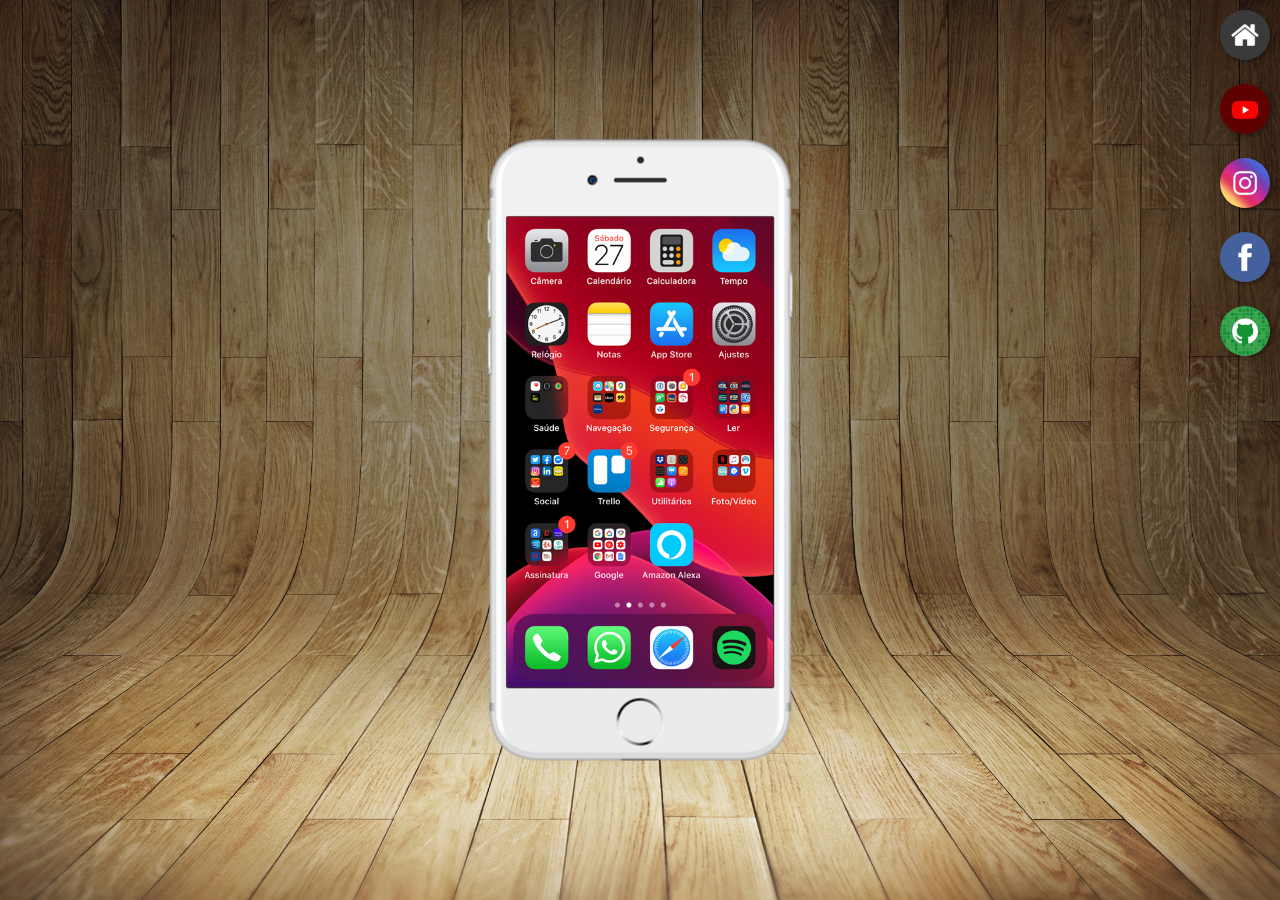
<file: index.html>
<!DOCTYPE html>
<html lang="pt-br">
<head>
    <meta charset="UTF-8">
    <meta name="viewport" content="width=device-width, initial-scale=1.0">
    <link rel="shortcut icon" href="favicon.ico" type="image/x-icon">
    <link rel="stylesheet" href="estilos/style.css">
    <title>Projeto Redes Sociais</title>
   
</head>
<body>
    <main>
        <section id="telefone">
        <iframe src="home.html" frameborder="0" name="tela" id="tela">
            Seu navegador não é compatível com isso.
        </iframe>
        </section>
        <section id="redes-sociais">
         <a href="home.html" target="tela"><img src="imagens/logo-home.jpg" alt="Home"></a> <br>
         <a href="youtube.html" target="tela"><img src="imagens/logo-youtube.jpg" alt="Youtube"></a> <br>
         <a href="instagram.html" target="tela"><img src="imagens/logo-instagram.jpg" alt="Instagram"></a> <br>
         <a href="facebook.html" target="tela"><img src="imagens/logo-facebook.jpg" alt="Facebook"></a> <br>
         <a href="github.html" target="tela"><img src="imagens/logo-github.jpg" alt="Github"></a> 
        </section>
    </main>
</body>
</html>
</file>
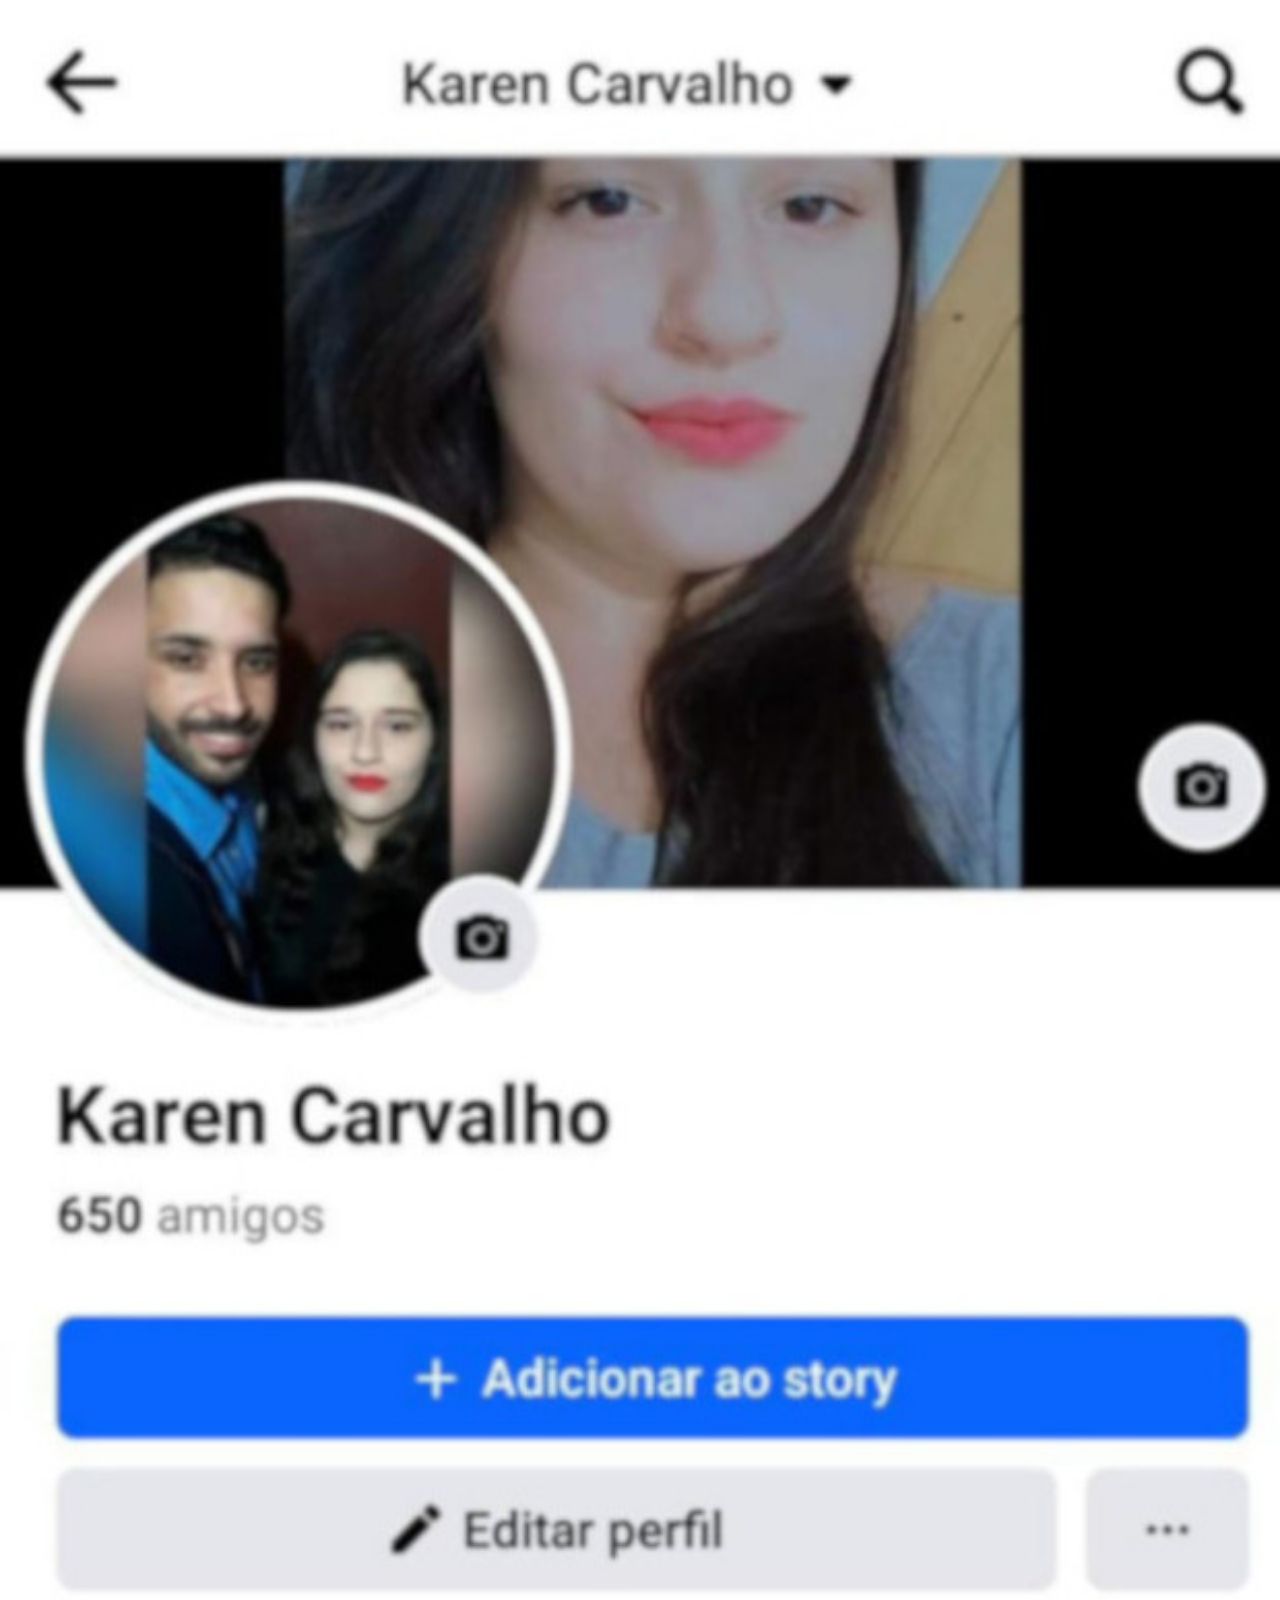
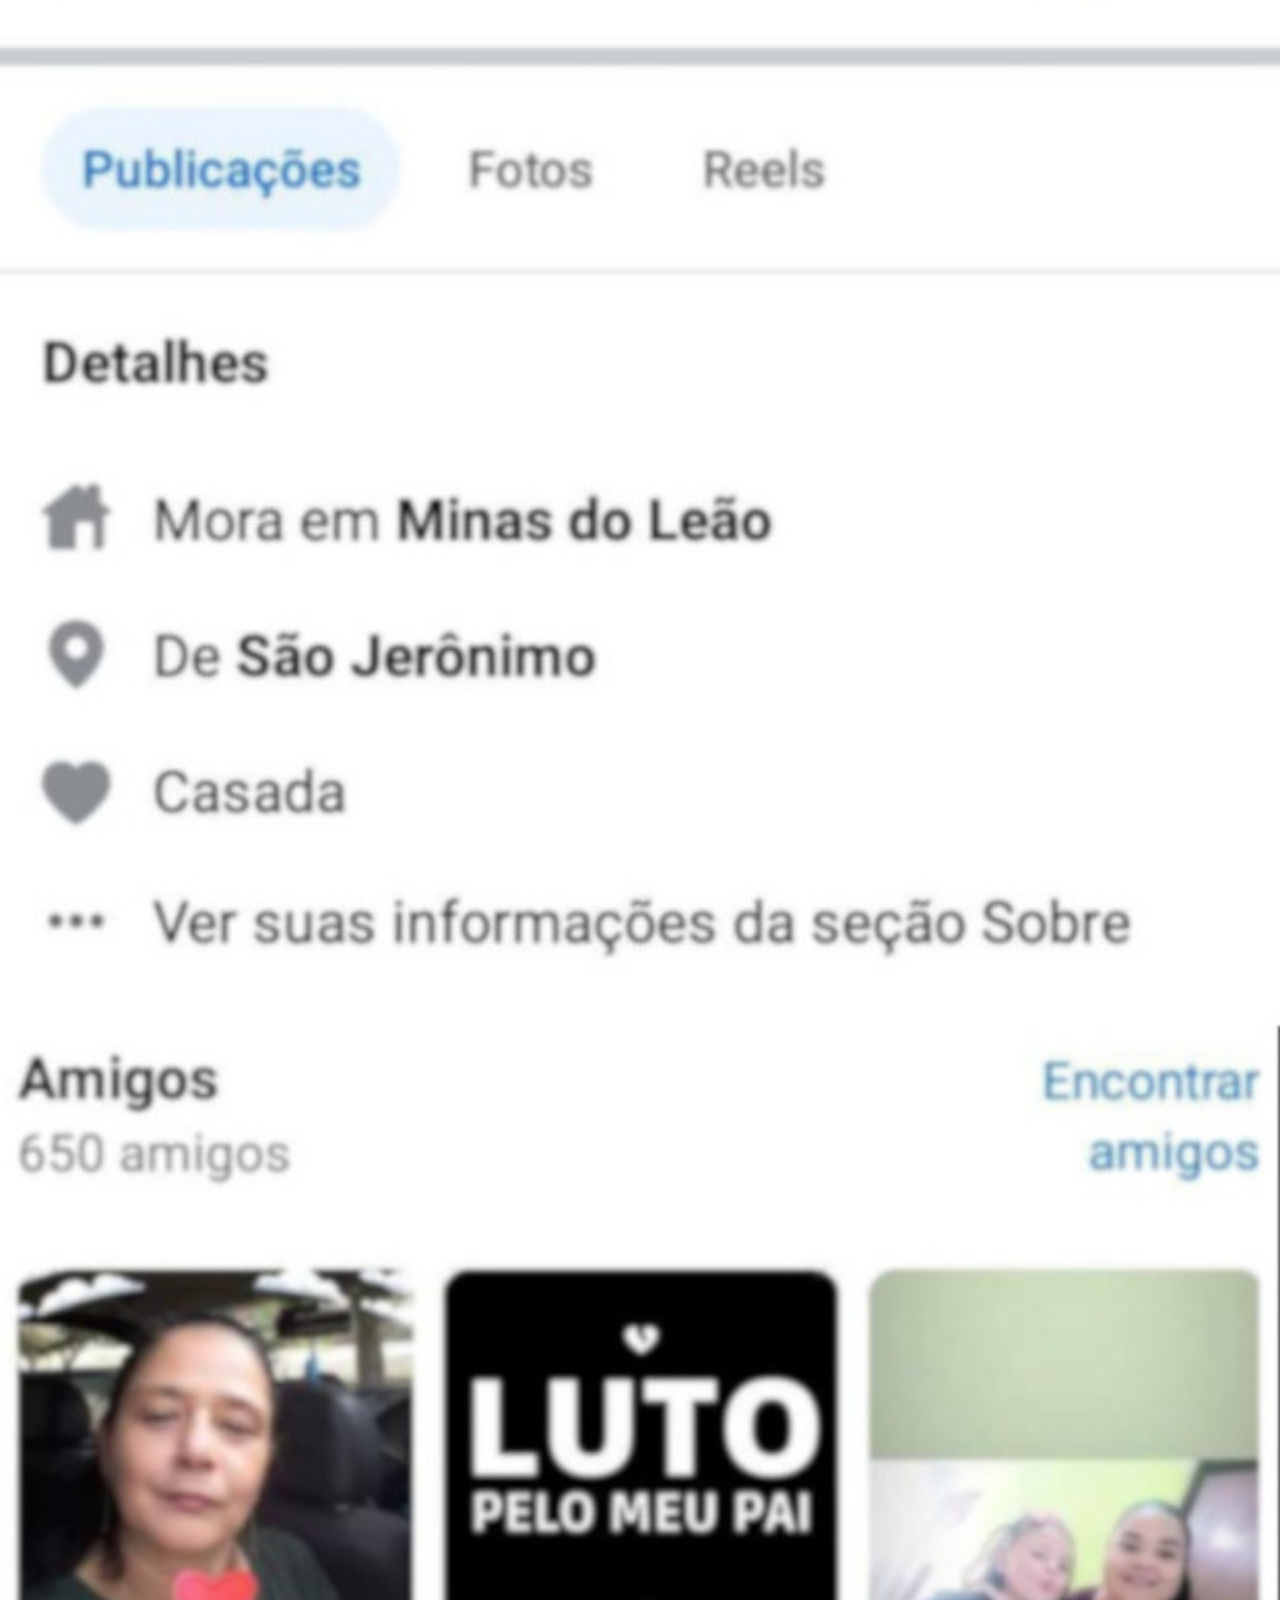
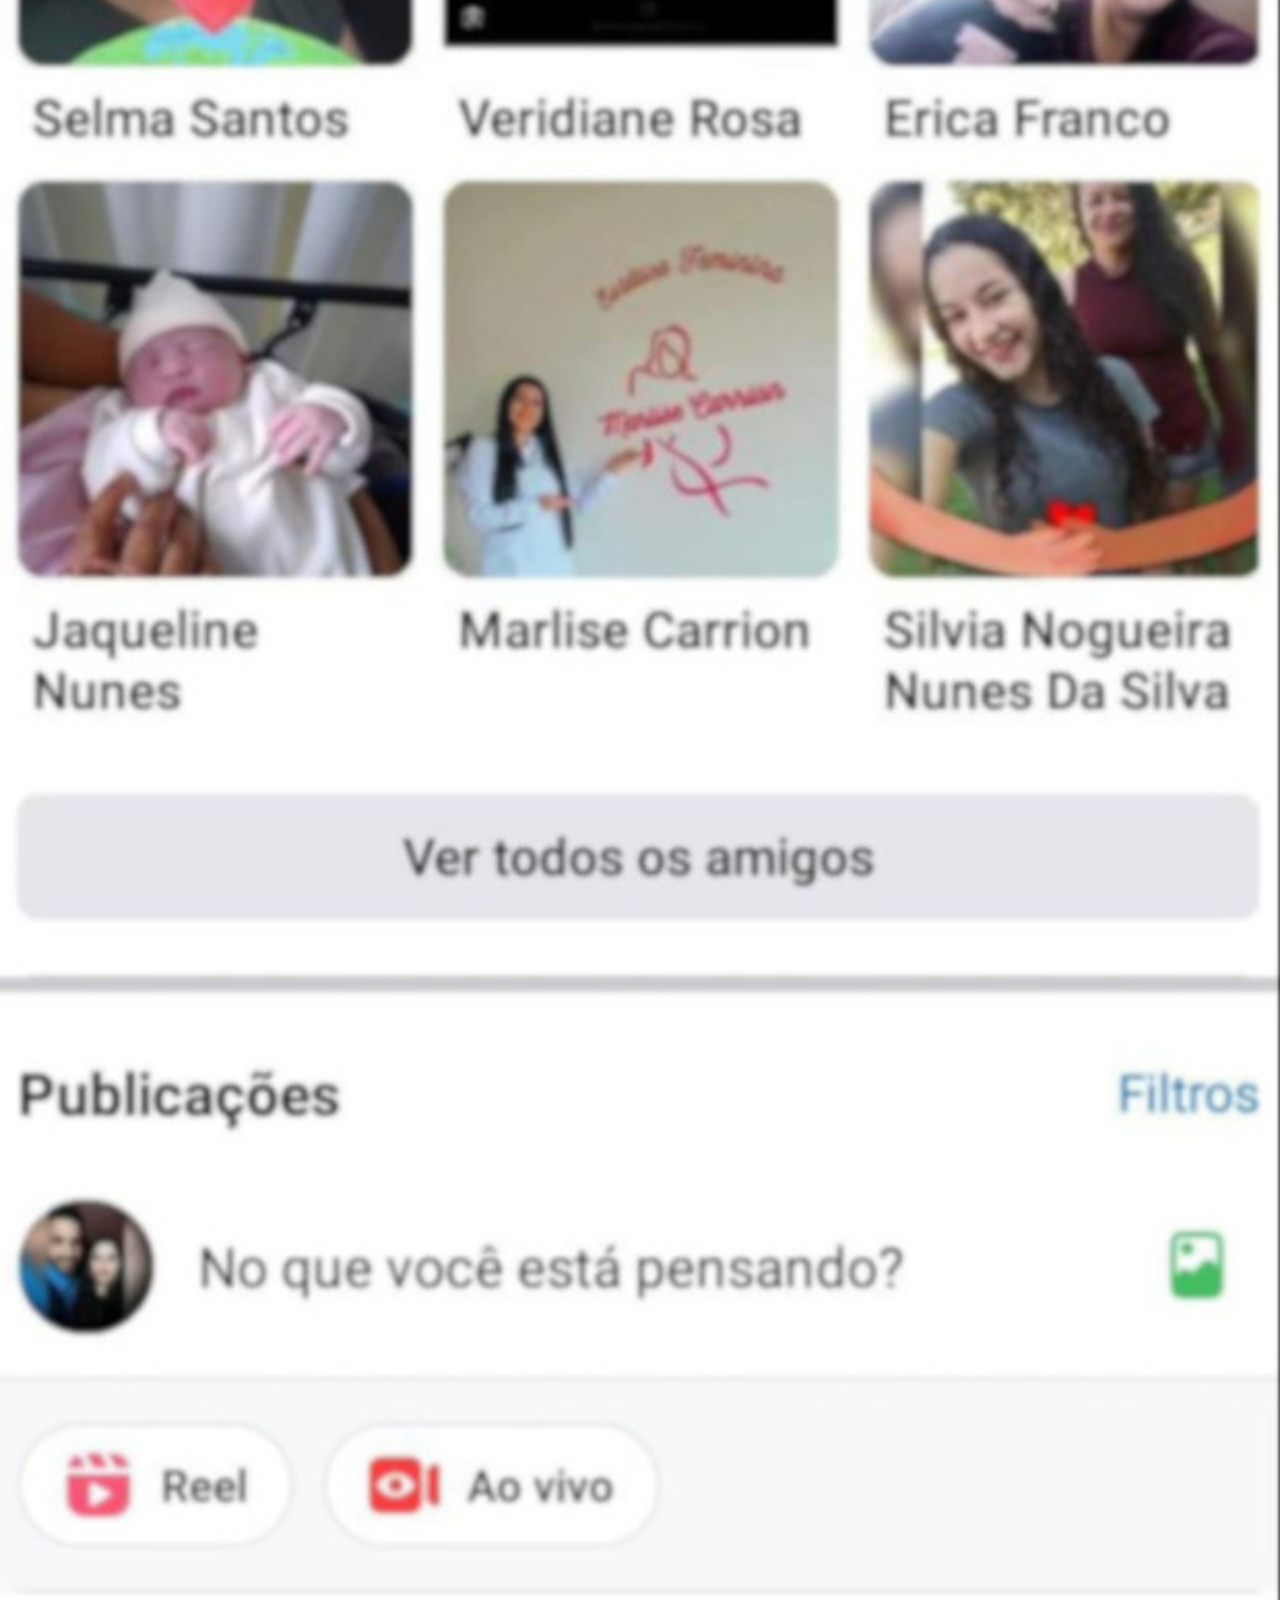
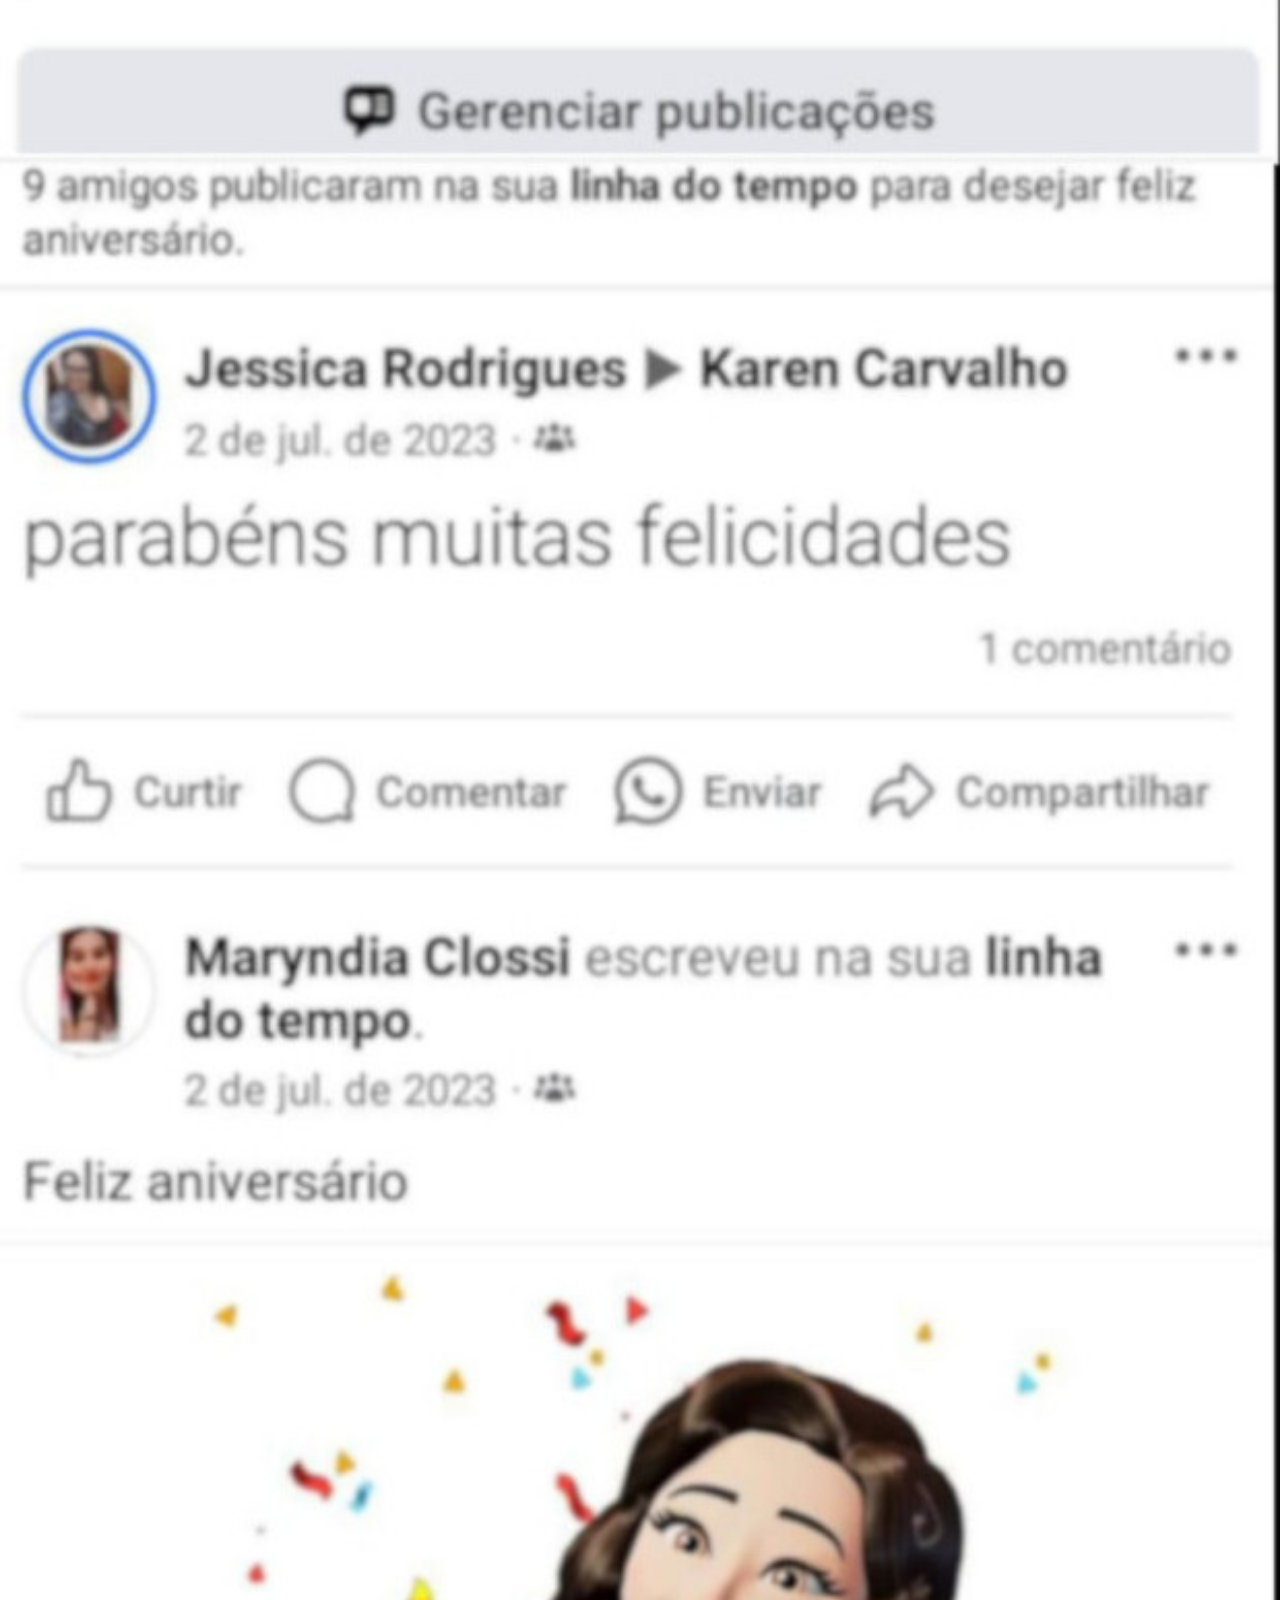
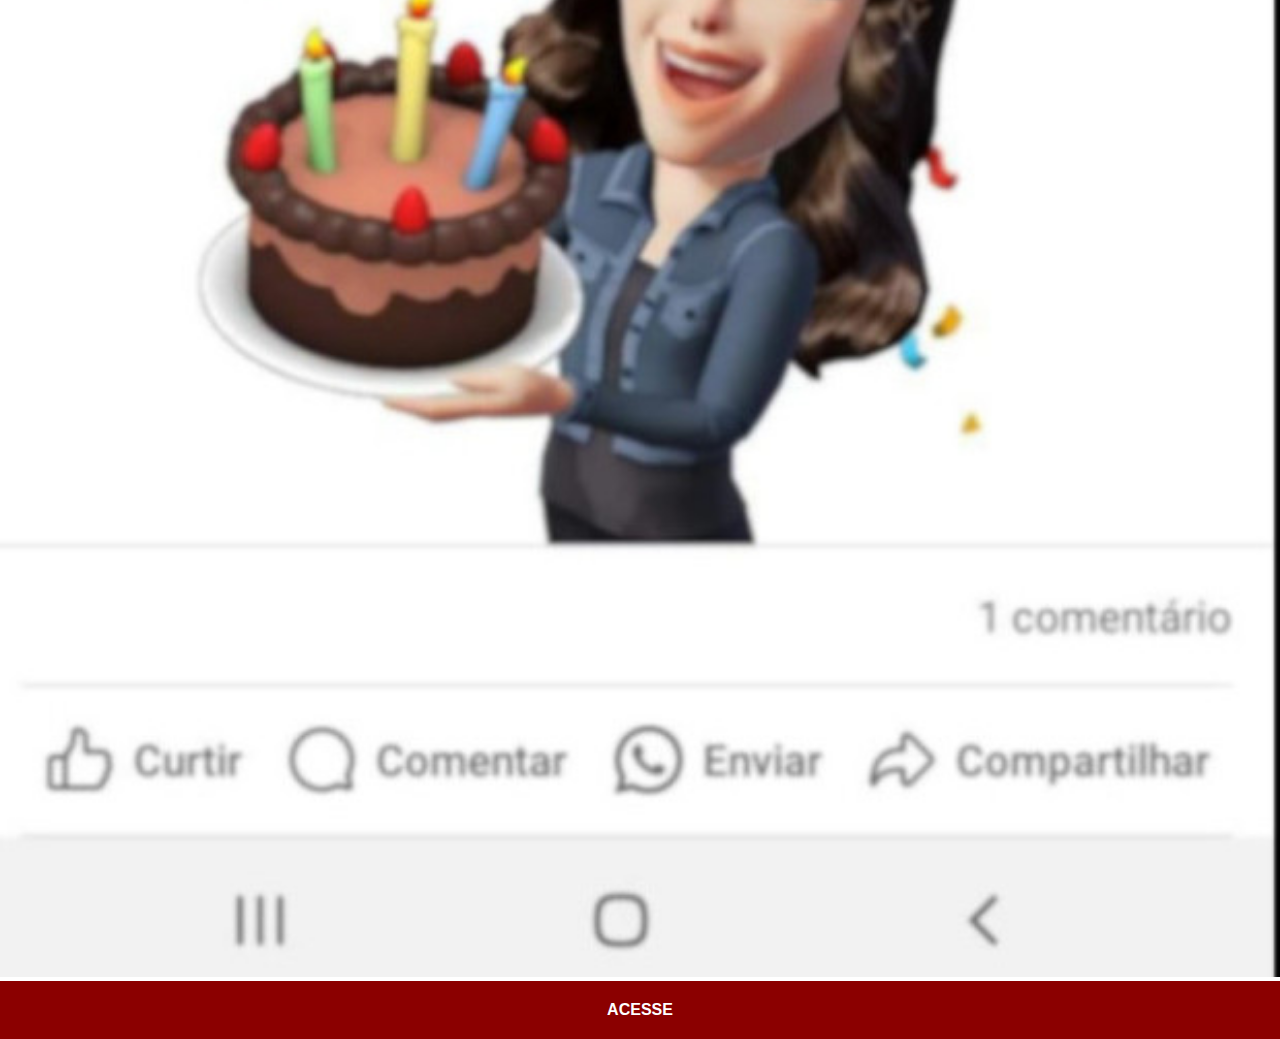
<file: facebook.html>
<!DOCTYPE html>
<html lang="pt-br">
<head>
    <meta charset="UTF-8">
    <meta name="viewport" content="width=device-width, initial-scale=1.0">
    <title>Facebook</title>
    <link rel="stylesheet" href="estilos/social.css">
</head>
<body>
    <img src="imagens/tela-facebook.jpg" alt="facebook">
    <a href="https://www.facebook.com/karem.carvalho.505" target="_blank">ACESSE</a>
</body>
</html>
</file>
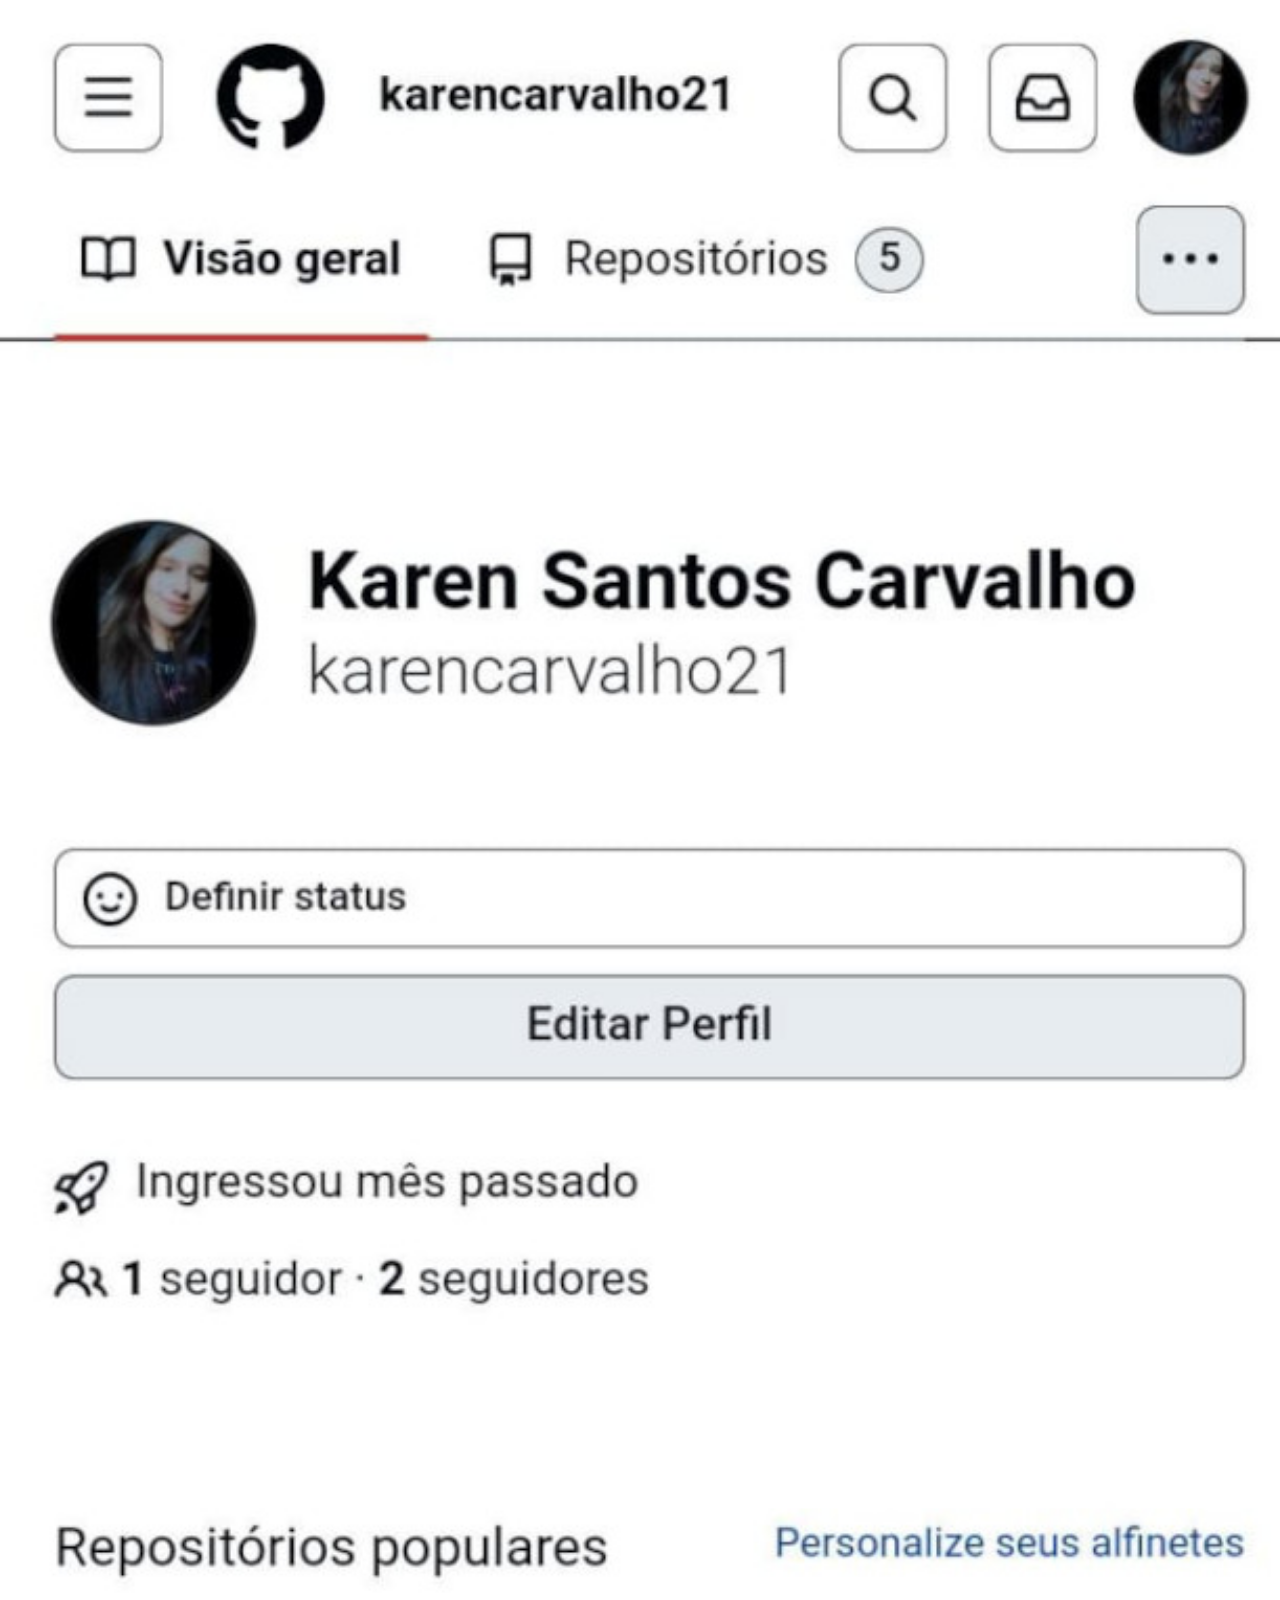
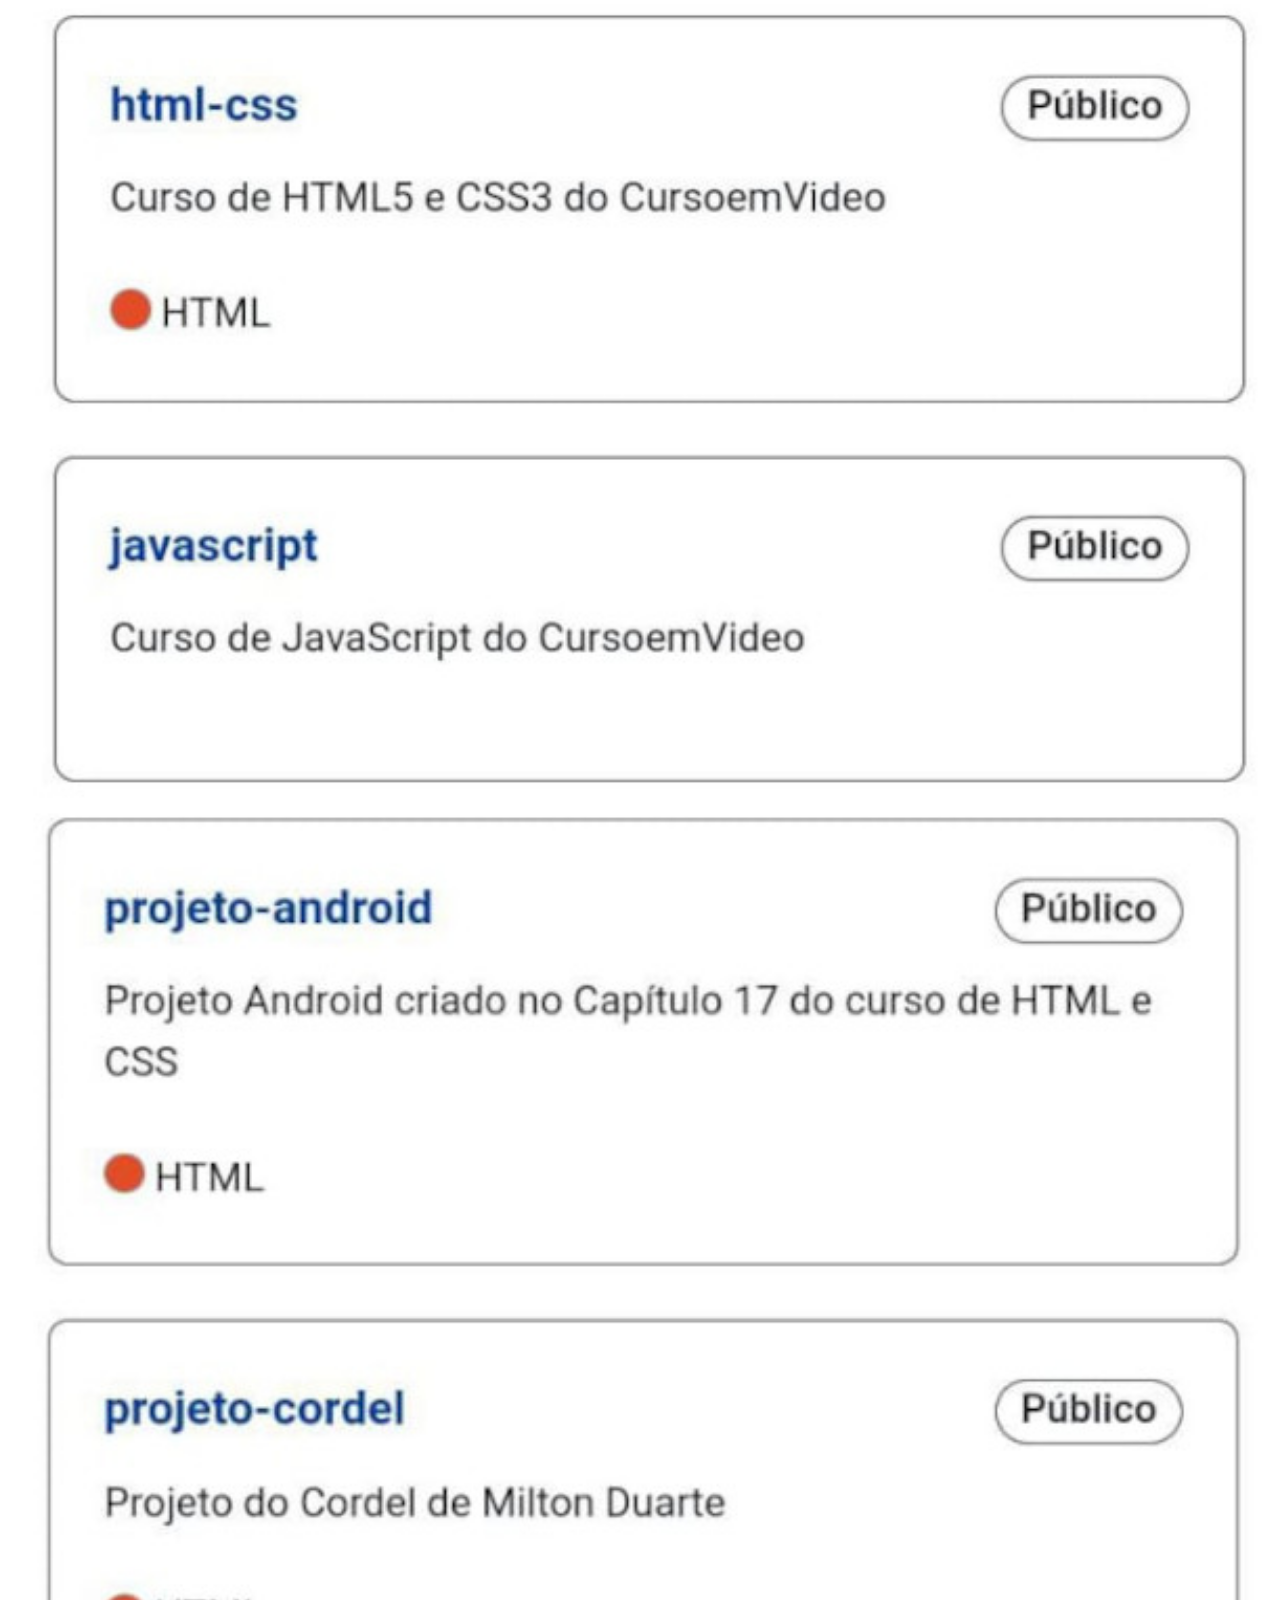
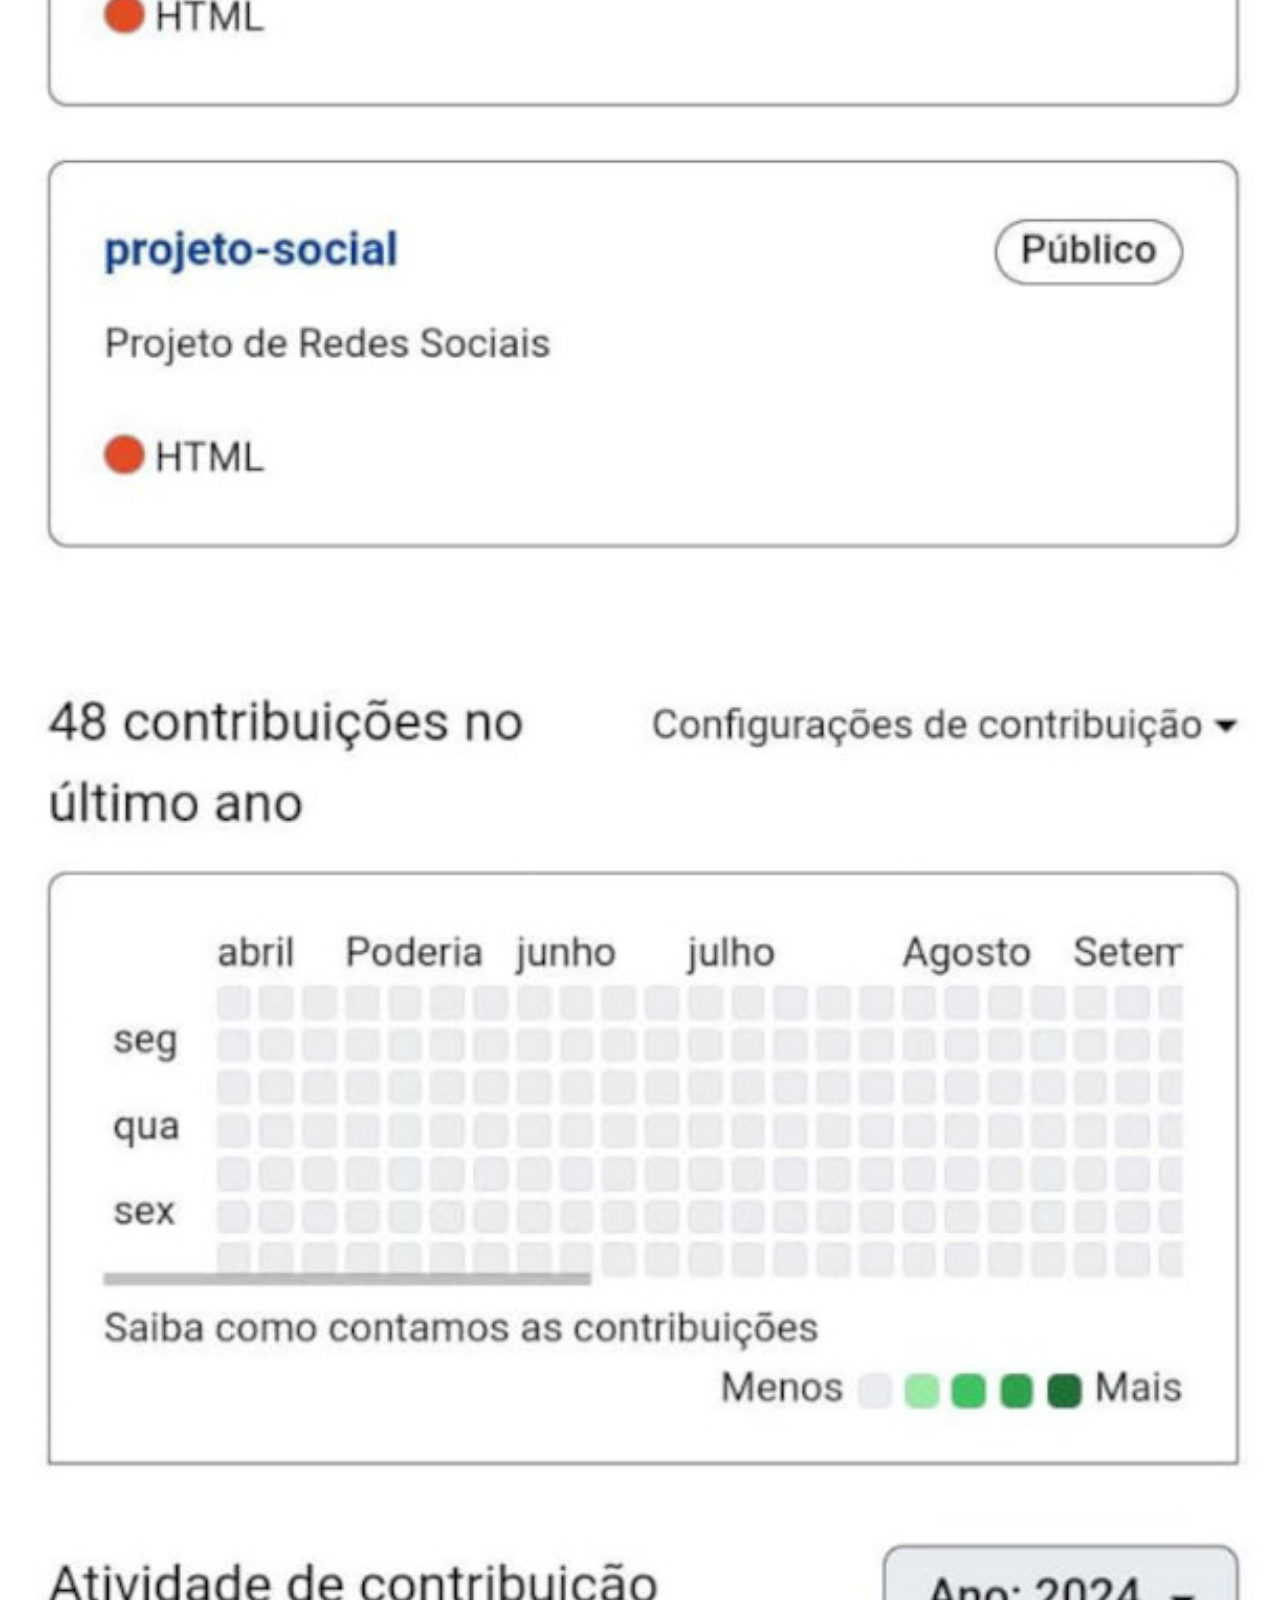
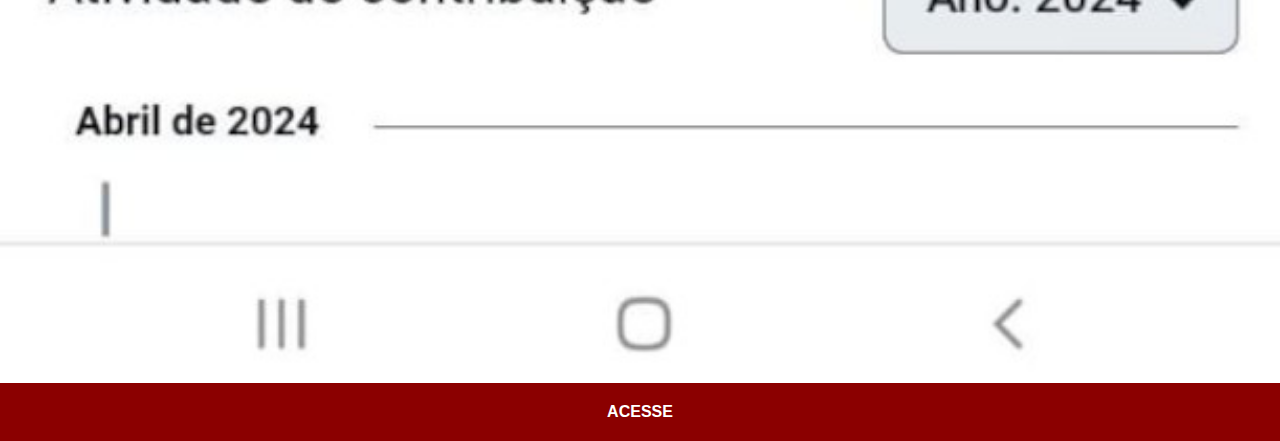
<file: github.html>
<!DOCTYPE html>
<html lang="pt-br">
<head>
    <meta charset="UTF-8">
    <meta name="viewport" content="width=device-width, initial-scale=1.0">
    <title>Github</title>
    <link rel="stylesheet" href="estilos/social.css">
</head>
<body>
    <img src="imagens/tela-github.jpg" alt="github">
    <a href="https://github.com/karencarvalho21" target="_blank">ACESSE</a>
</body>
</html>
</file>
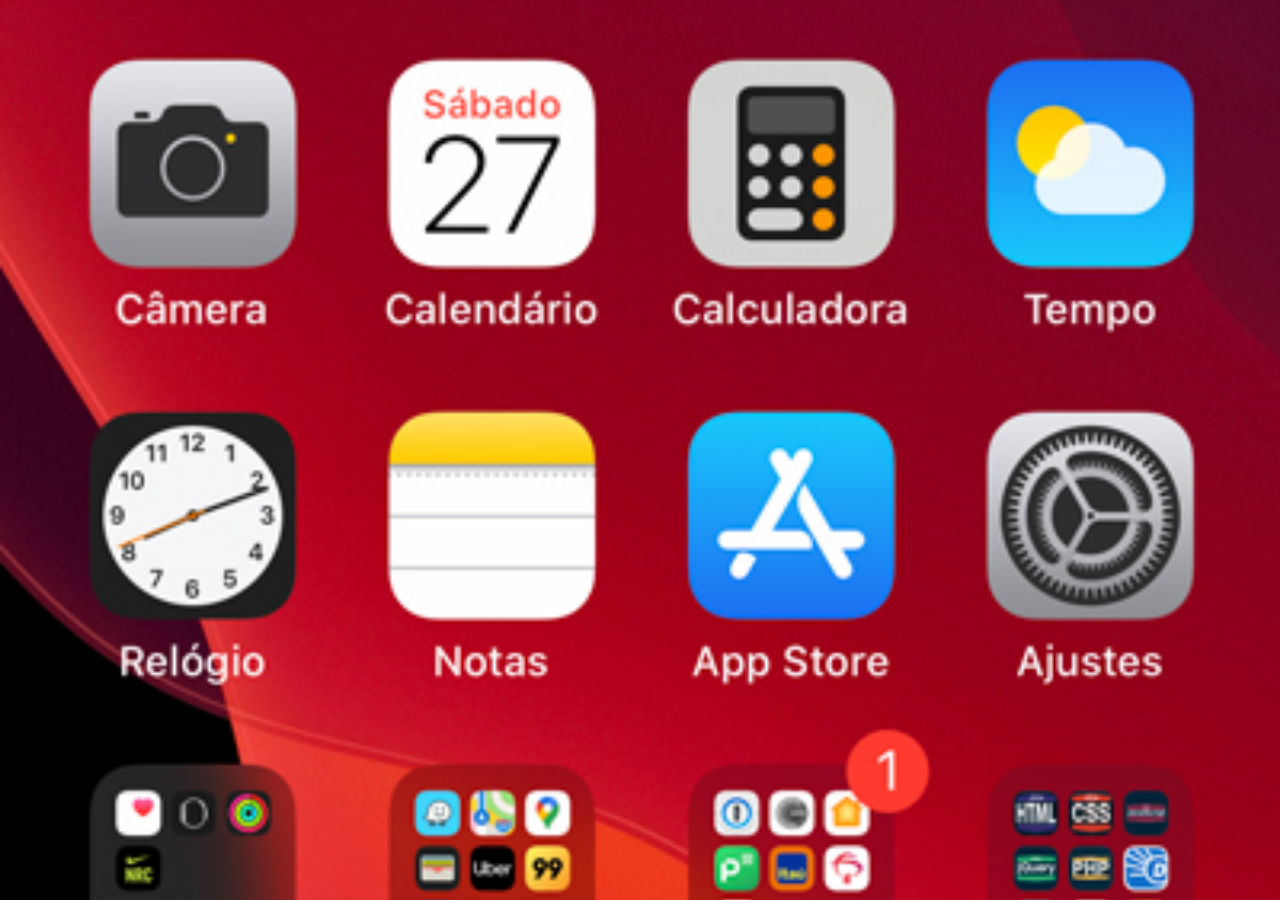
<file: home.html>
<!DOCTYPE html>
<html lang="pt-br">
<head>
    <meta charset="UTF-8">
    <meta name="viewport" content="width=device-width, initial-scale=1.0">
    <title>Home</title>
    <style>
        * {
            margin: 0px;
            padding: 0px;
        }

        body {
            width: 100vw;
            height: 100vh;
            background:black url('imagens/tela-home.jpg') no-repeat top center;
            background-size: cover;
        }
    </style>
</head>
<body>
    
</body>
</html>
</file>
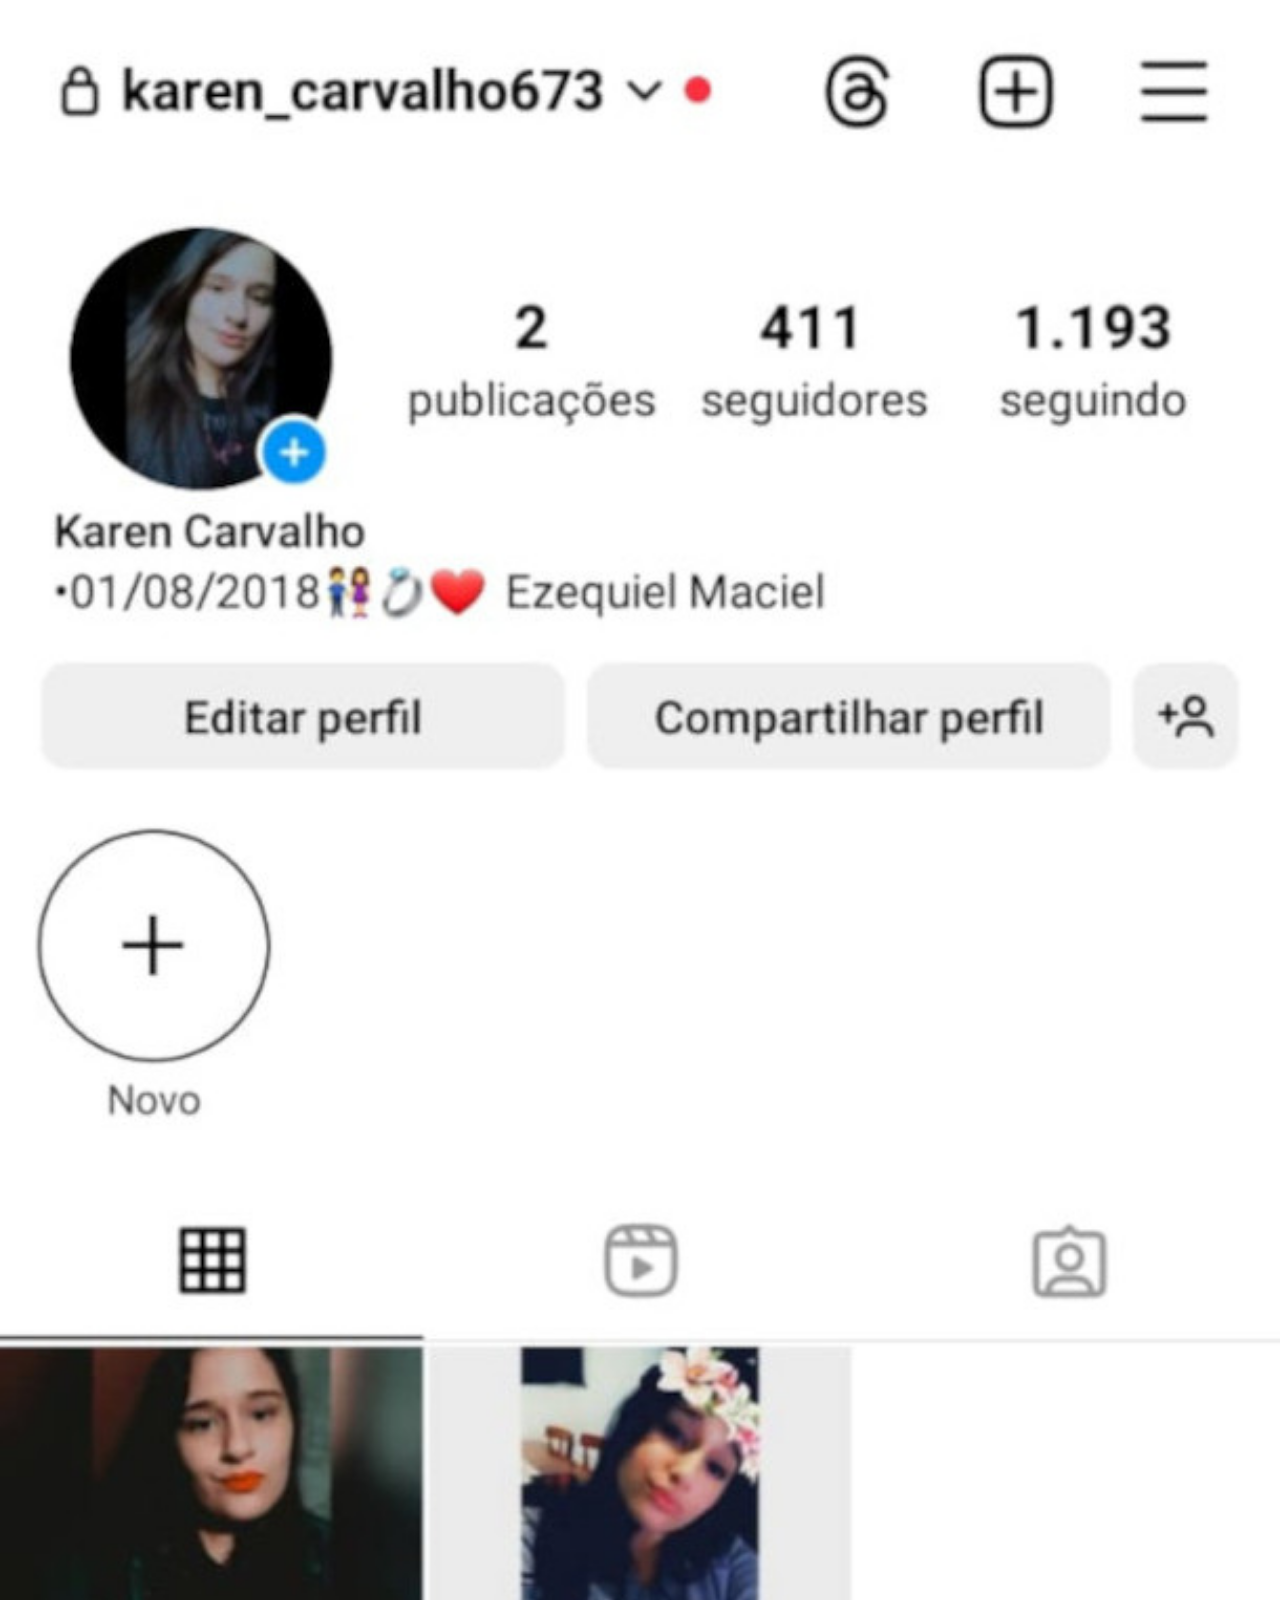
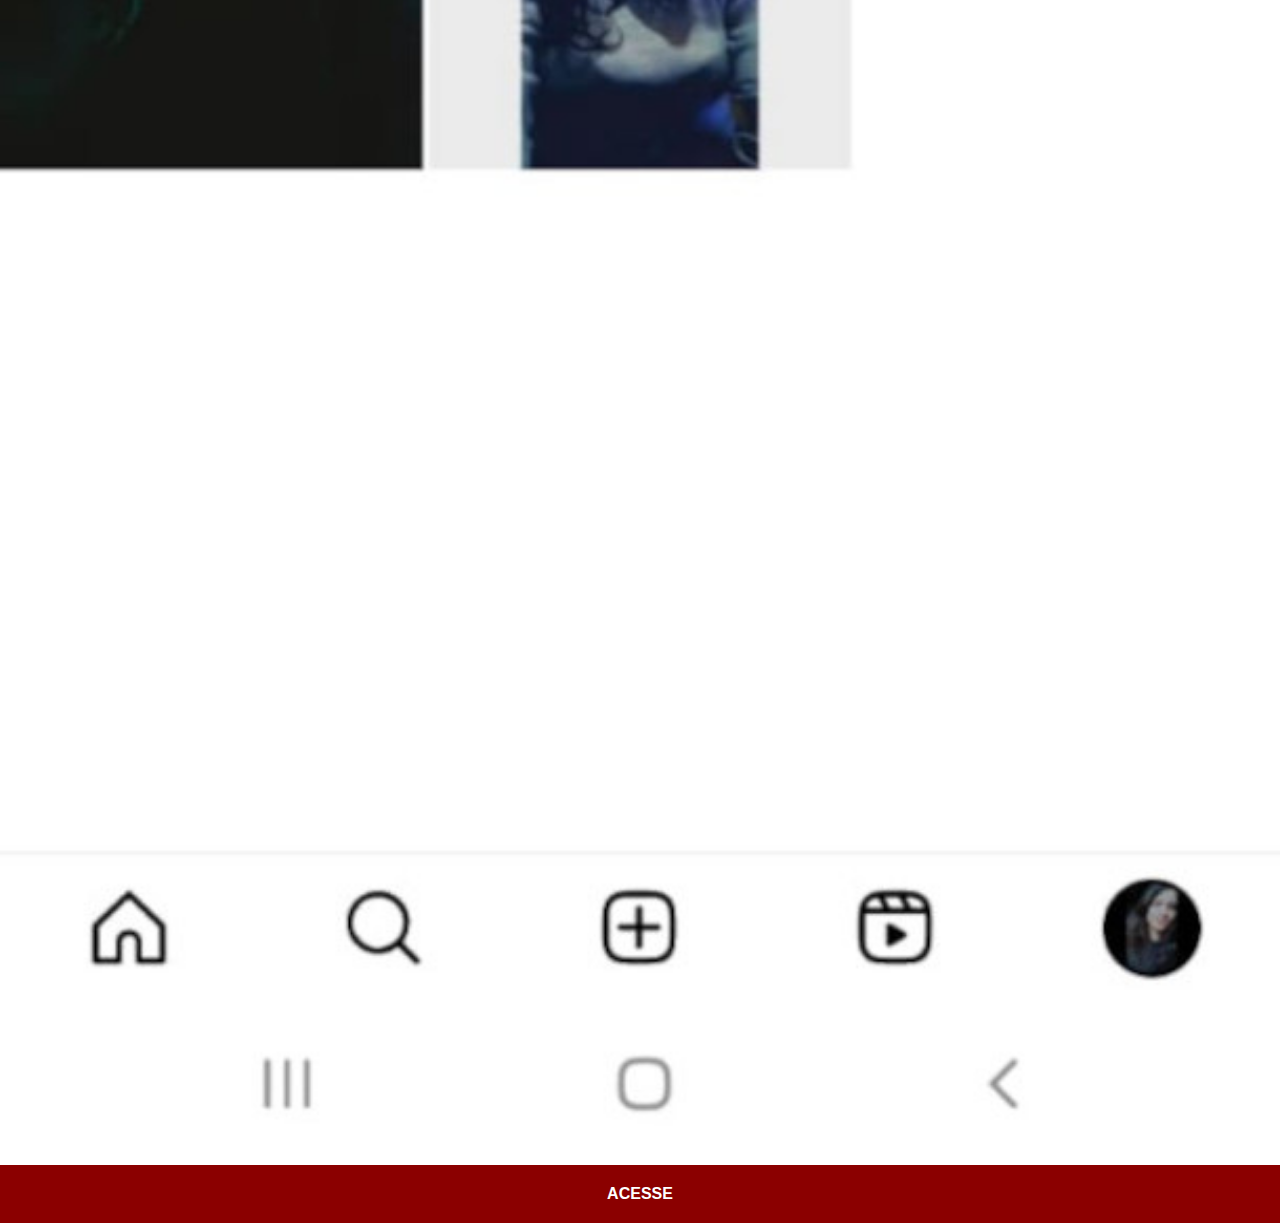
<file: instagram.html>
<!DOCTYPE html>
<html lang="pt-br">
<head>
    <meta charset="UTF-8">
    <meta name="viewport" content="width=device-width, initial-scale=1.0">
    <title>Instagram</title>
    <link rel="stylesheet" href="estilos/social.css">
</head>
<body>
    <img src="imagens/tela-instagram.jpg" alt="instagram">
    <a href="https://www.instagram.com/karen_carvalho673/" target="_blank">ACESSE</a>
</body>
</html>
</file>
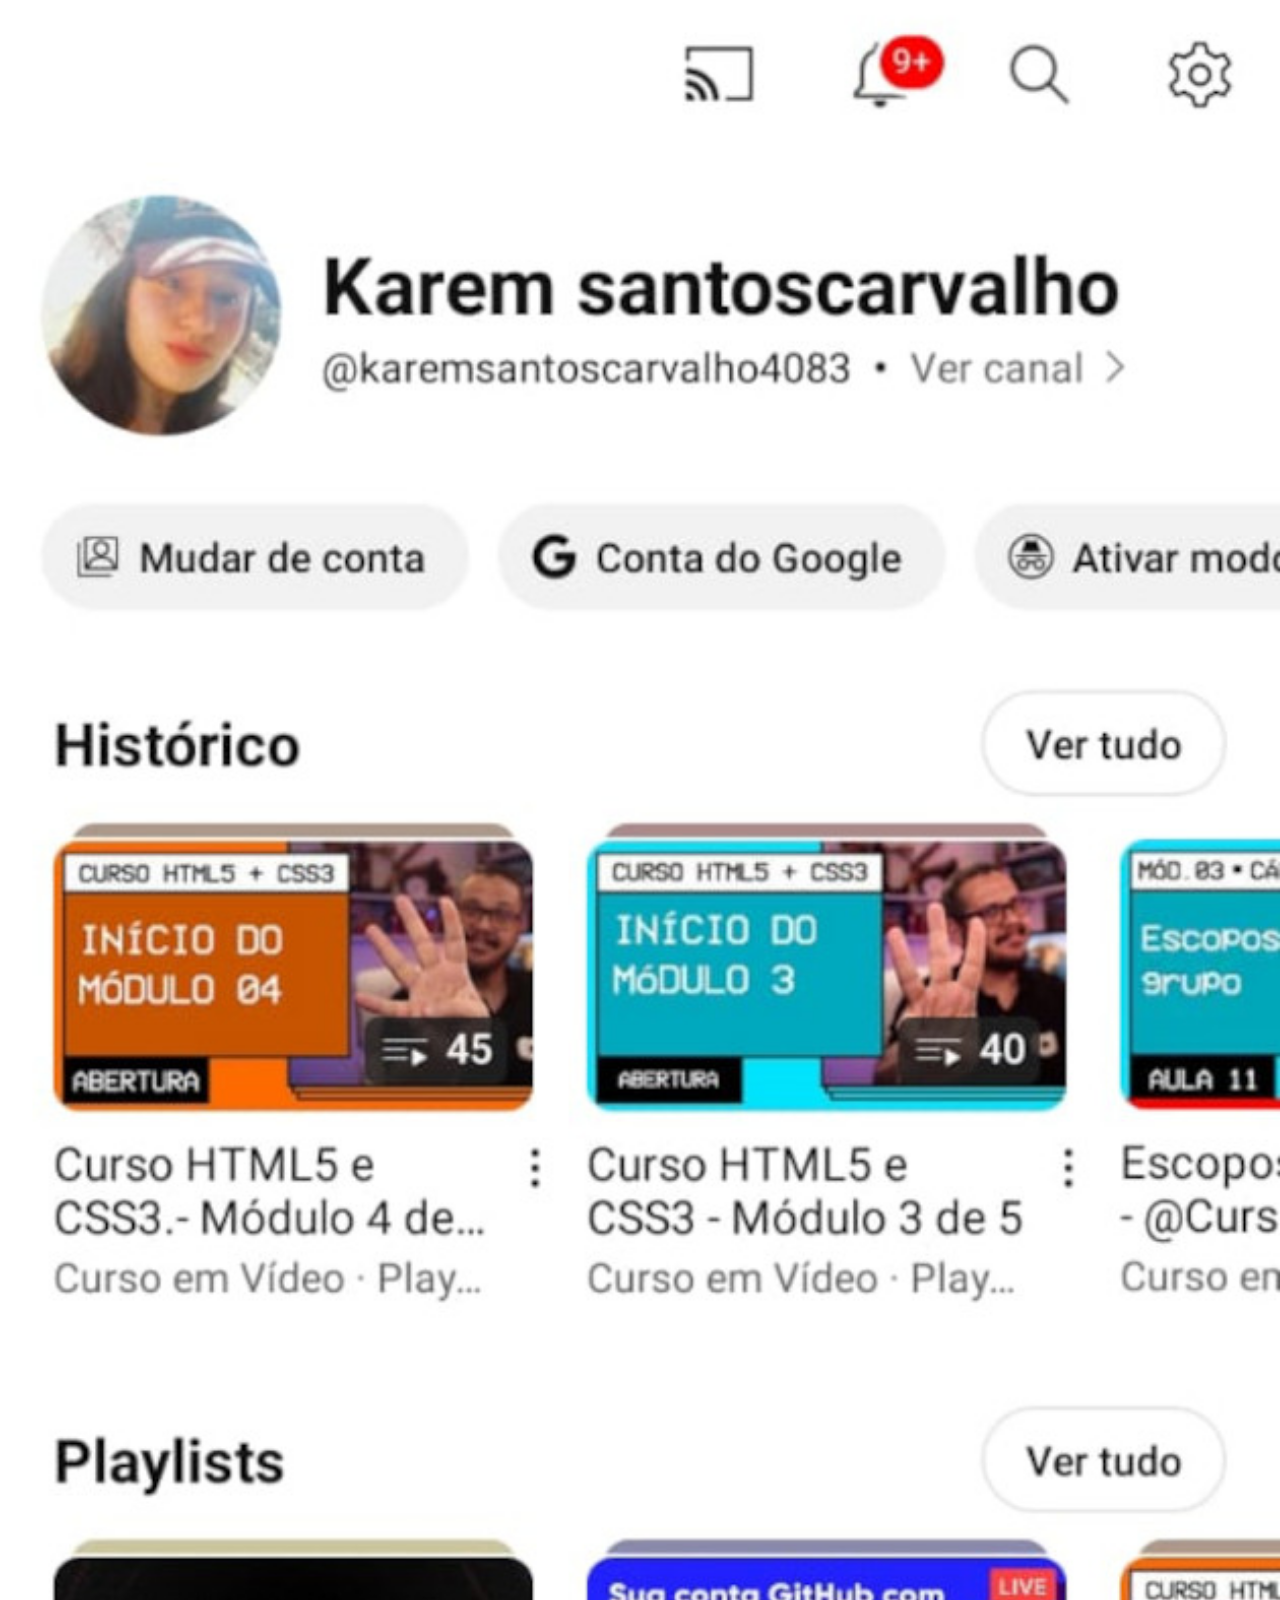
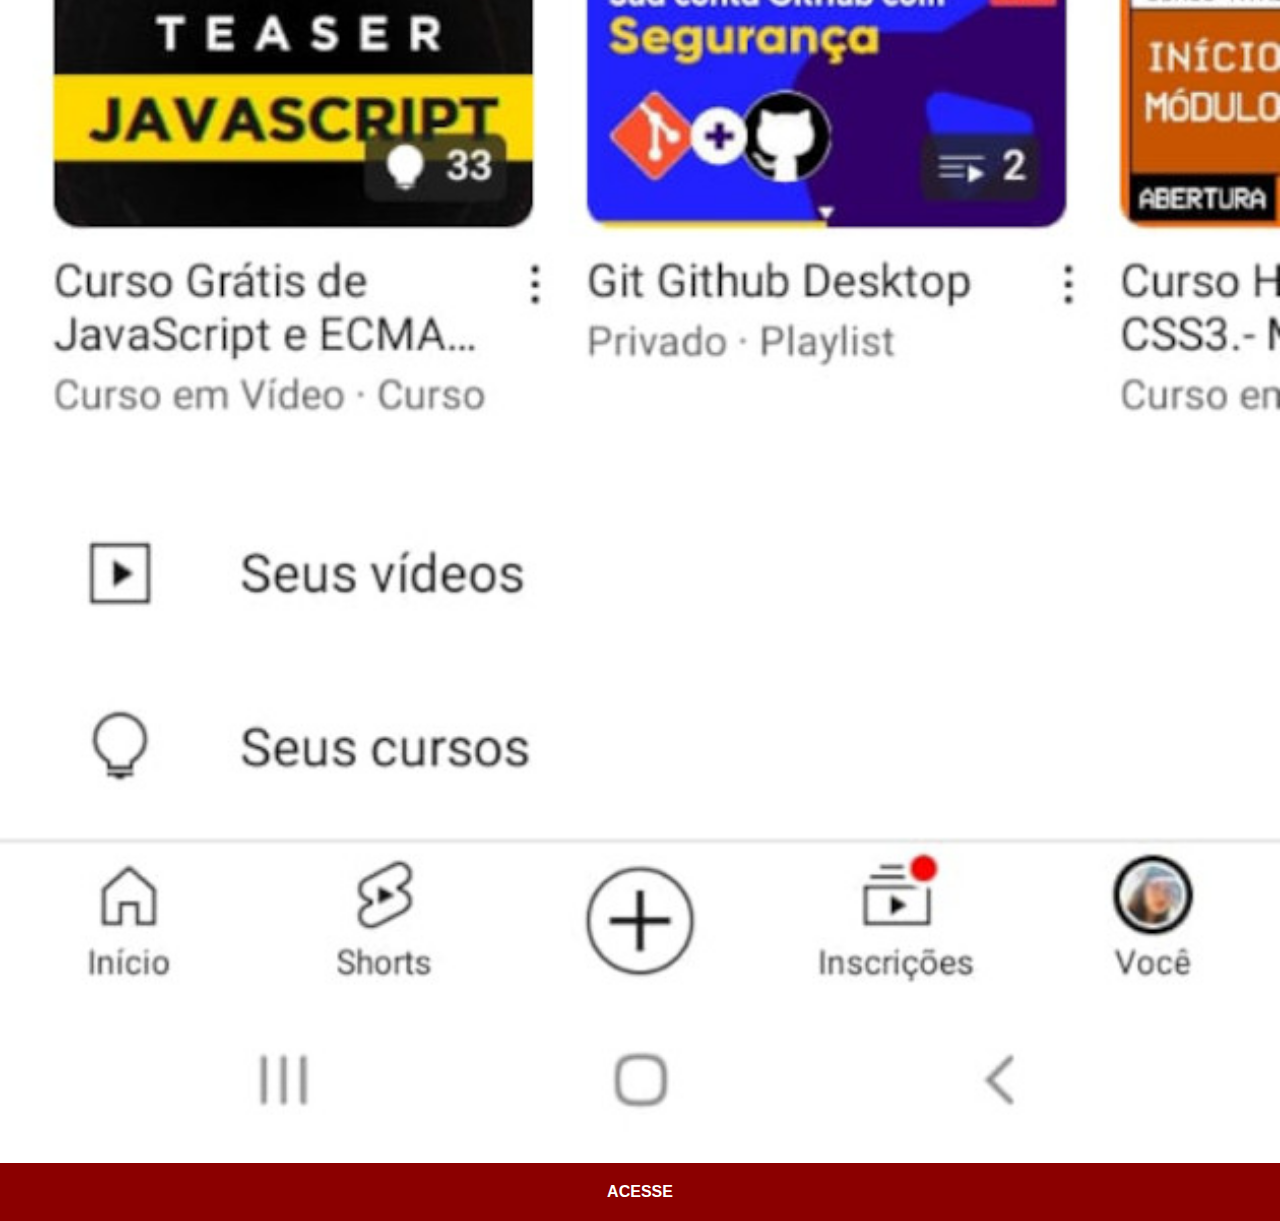
<file: youtube.html>
<!DOCTYPE html>
<html lang="pt-br">
<head>
    <meta charset="UTF-8">
    <meta name="viewport" content="width=device-width, initial-scale=1.0">
    <title>Youtube</title>
    <link rel="stylesheet" href="estilos/social.css">
</head>
<body>
    <img src="imagens/tela-youtube.jpg" alt="youtube">
    <a href="https://www.youtube.com/channel/UCX1qroyhSfa4-TK7aQgmjig" target="_blank">ACESSE</a>
</body>
</html>
</file>
<file: estilos/style.css>
@charset "UTF-8";

* {
    margin: 0px;
    padding: 0px;
    font-family: Arial, Helvetica, sans-serif;
}

html, body {
    height: 100vh;
    width: 100vw;
}

::-webkit-scrollbar {
    width: 0px;
    height: 0px;
}

body {
    background: url('../imagens/fundo-madeira.jpg') no-repeat top center;
    background-size:cover;
    background-attachment: fixed;
}

main {
    position: relative;
    height: 100vh;
}

section#telefone {
    position: absolute;
    top: 50%;
    left: 50%;
    transform: translate(-50%, -50%);

    height: 627px;
    width: 311px;
    background: url('../imagens/frame-iphone.png') no-repeat; 
}

iframe#tela {
   position: relative;
   top: 80px;
   left: 22px;
   width: 267px;
   height: 471px;
}

section#redes-sociais {
    text-align: right;
}

section#redes-sociais img {
    width: 50px;
    margin: 10px;
    border-radius: 50%;
    box-shadow: 2px 2px 5px rgba(0, 0, 0, 0.400);
    box-sizing: border-box;
}

section#redes-sociais img:hover {
    border: 2px solid rgba(255, 255, 255, 0.637);
    transform: translate(-3px, -3px);
    box-shadow: 5px 5px 10px rgba(0, 0, 0, 0.623);
    transition: transform .3s, border 1s;
}
</file>
<file: estilos/social.css>
@charset "UTF-8";

* {
    margin: 0px;
    padding: 0px;
    font-family: Arial, Helvetica, sans-serif;
 }

 ::-webkit-scrollbar {
    width: 0px;
    height: 0px;
 }

 img {
    width: 100vw;
 }

 a {
   display: block;
   background-color: darkred;
   color: white;
   padding: 20px;
   text-align: center;
   font-weight: bolder;
   text-decoration: none;
 }

 a:hover {
    background-color: rgba(255, 0, 0, 0.863);
    }
</file>
